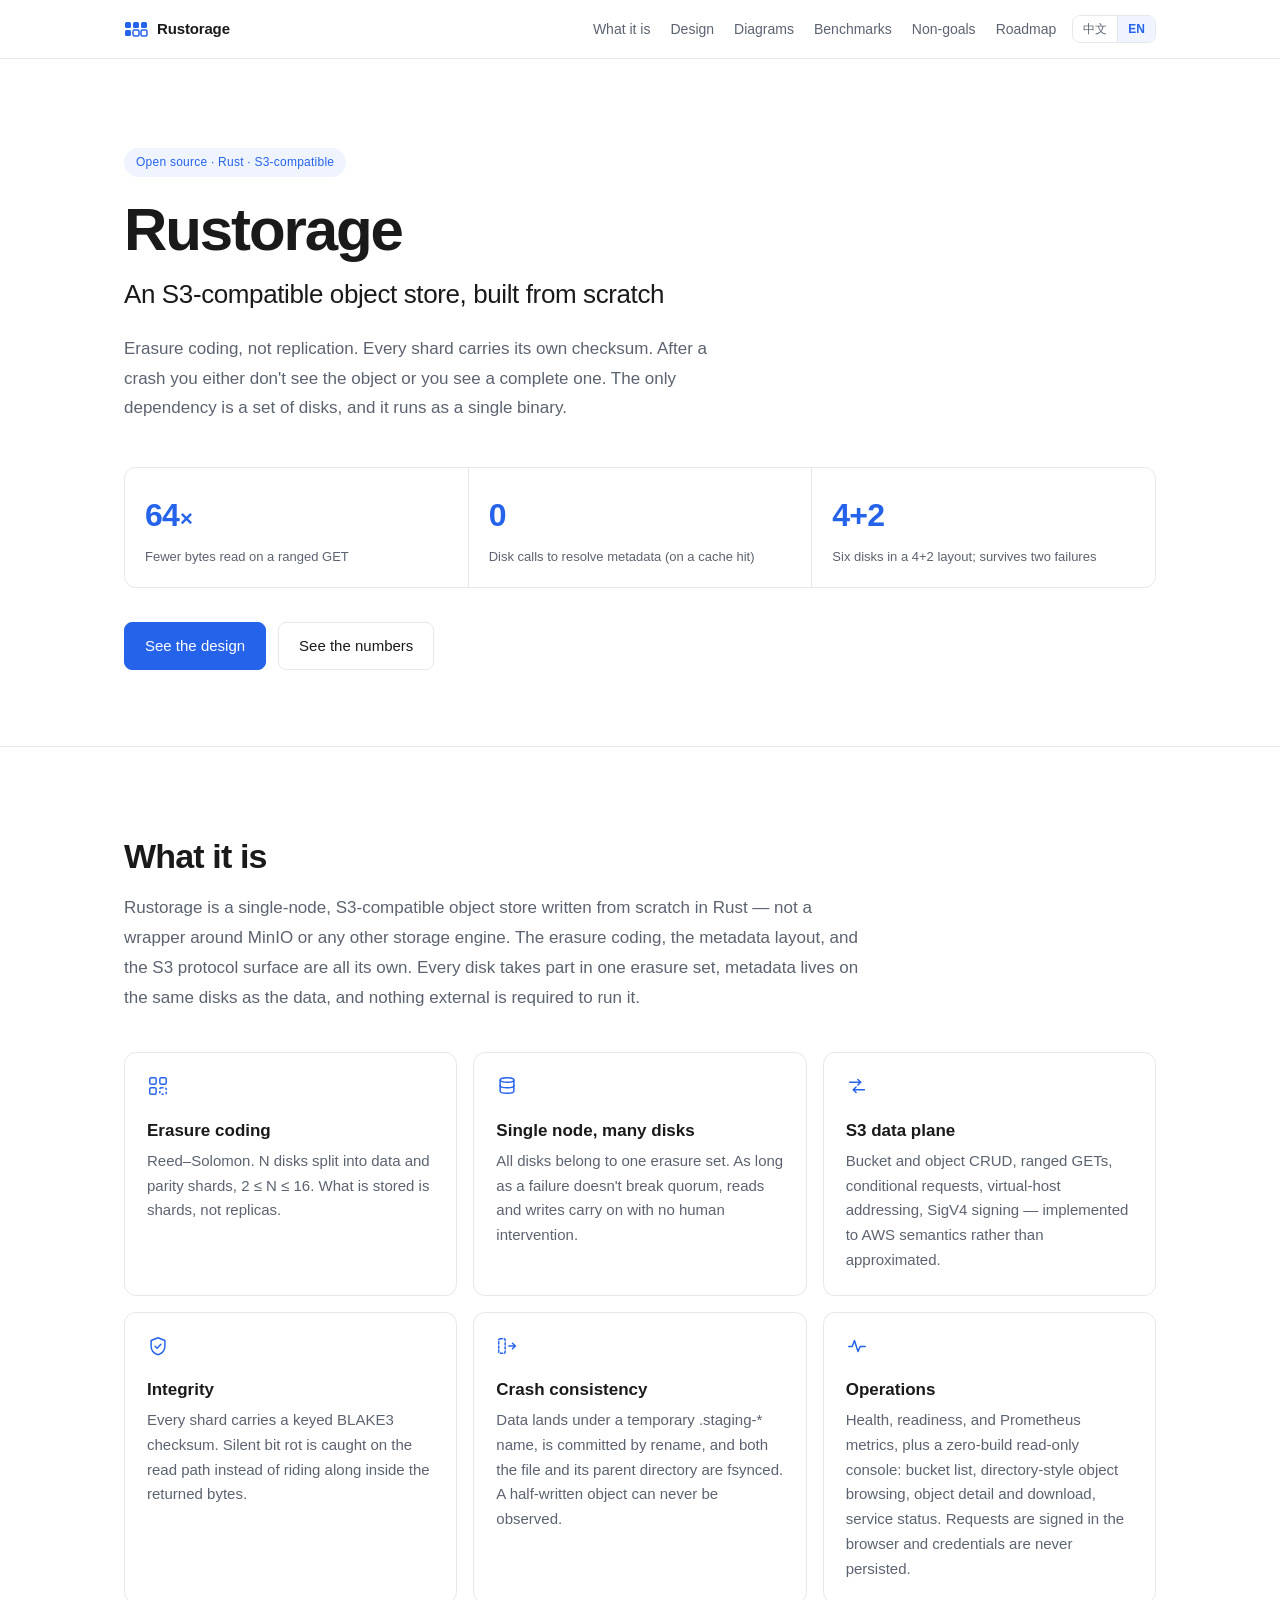
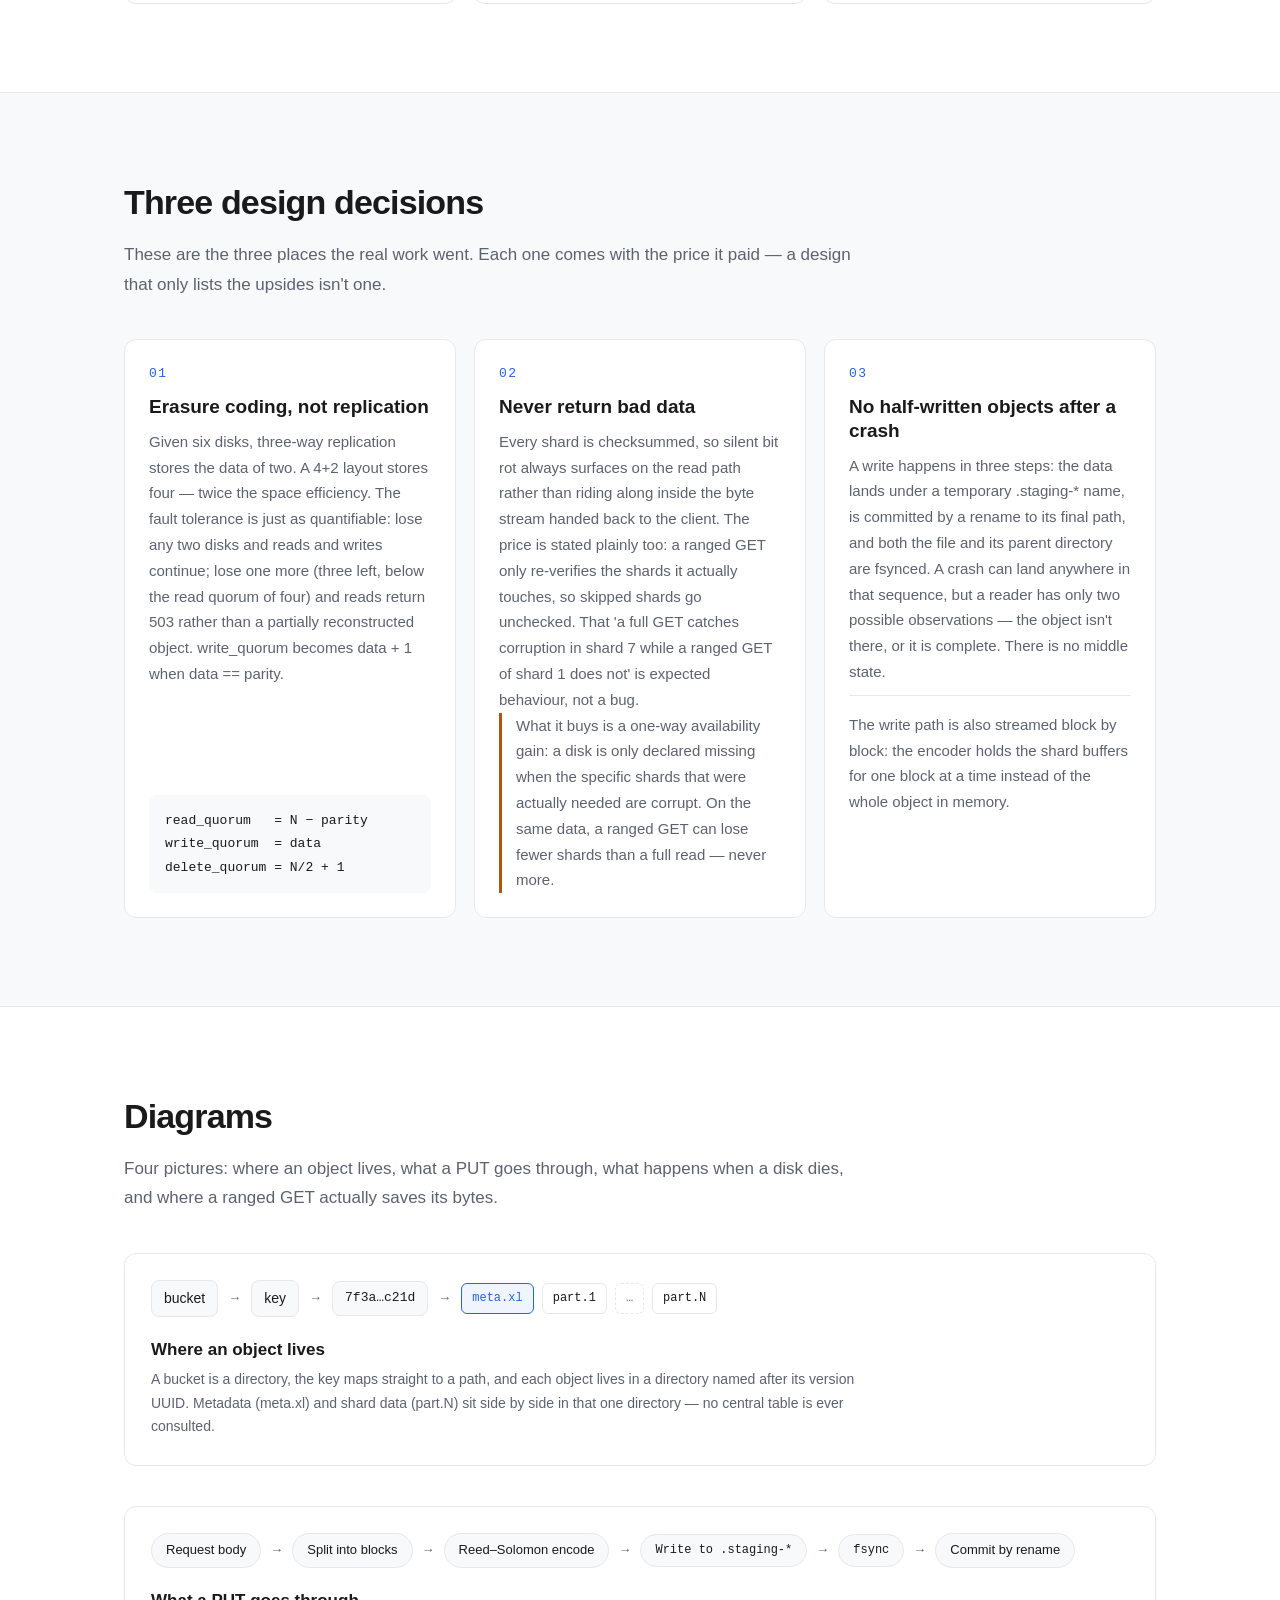
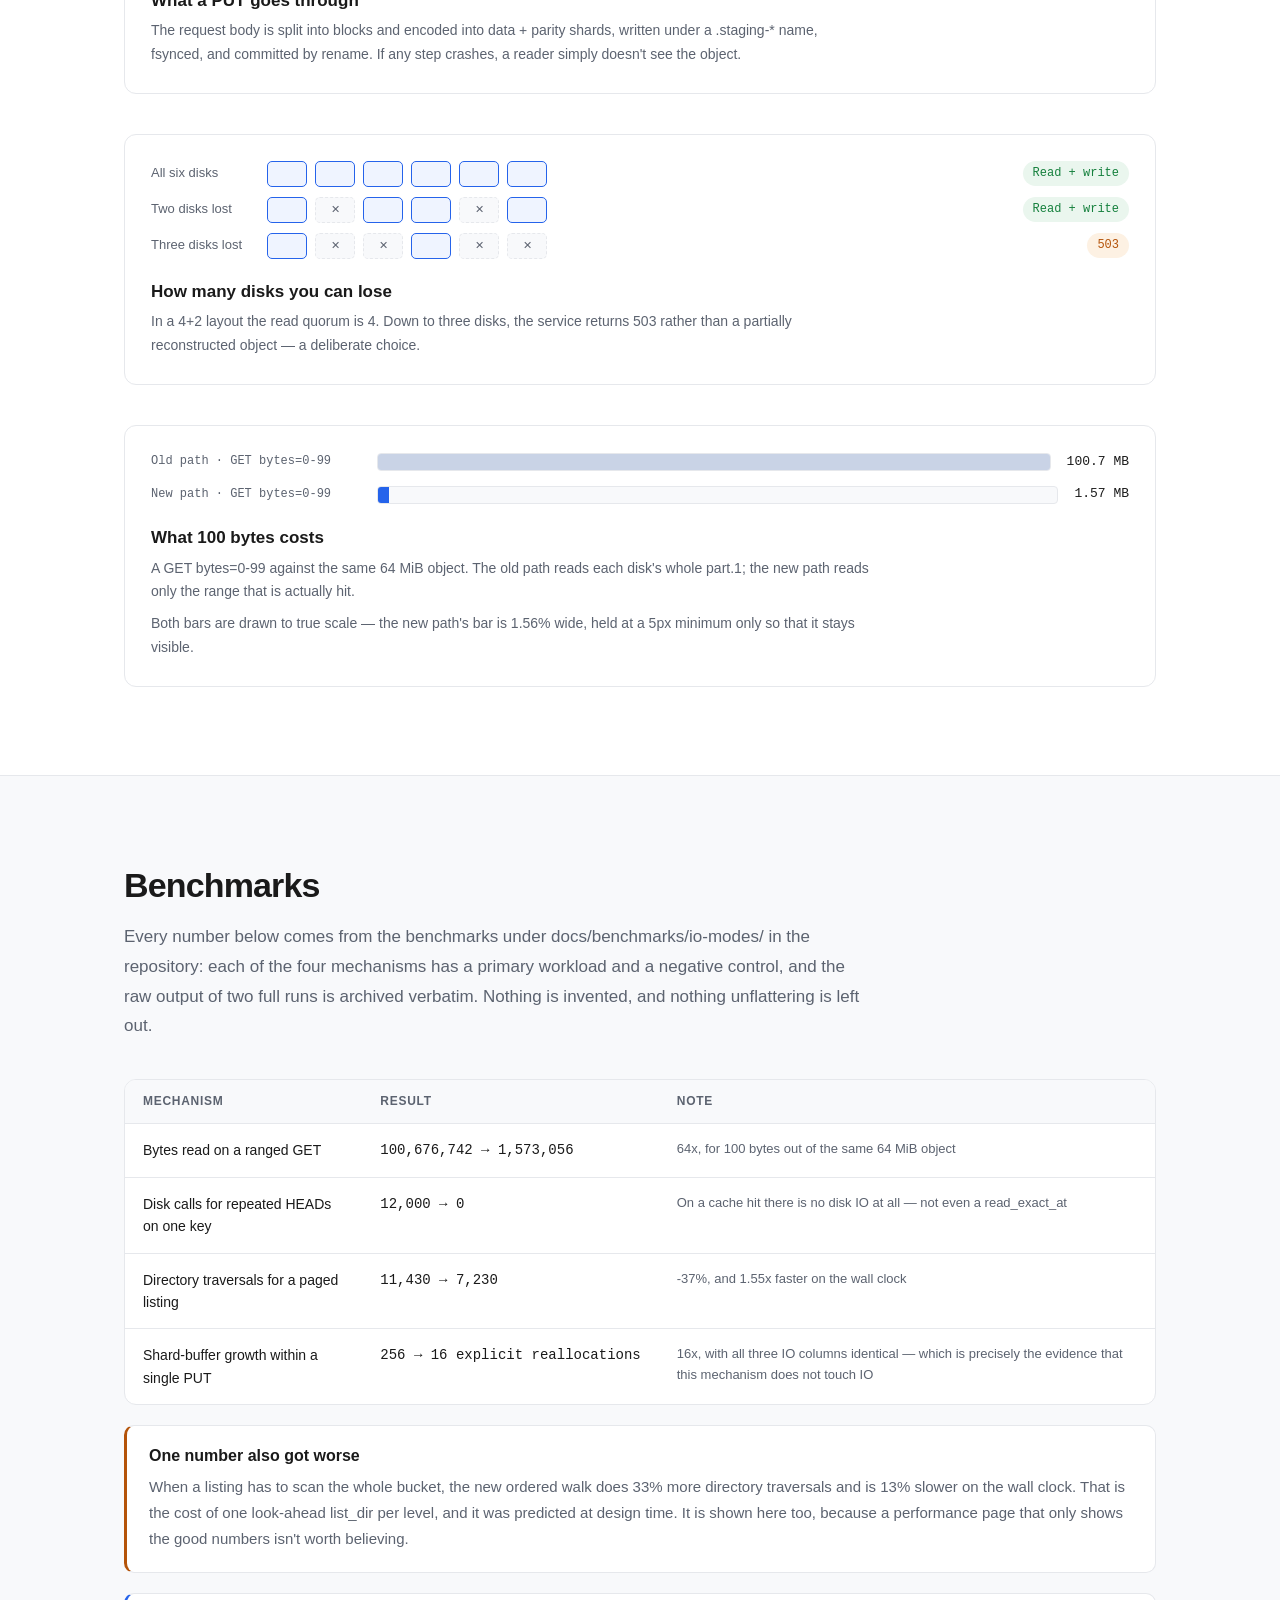
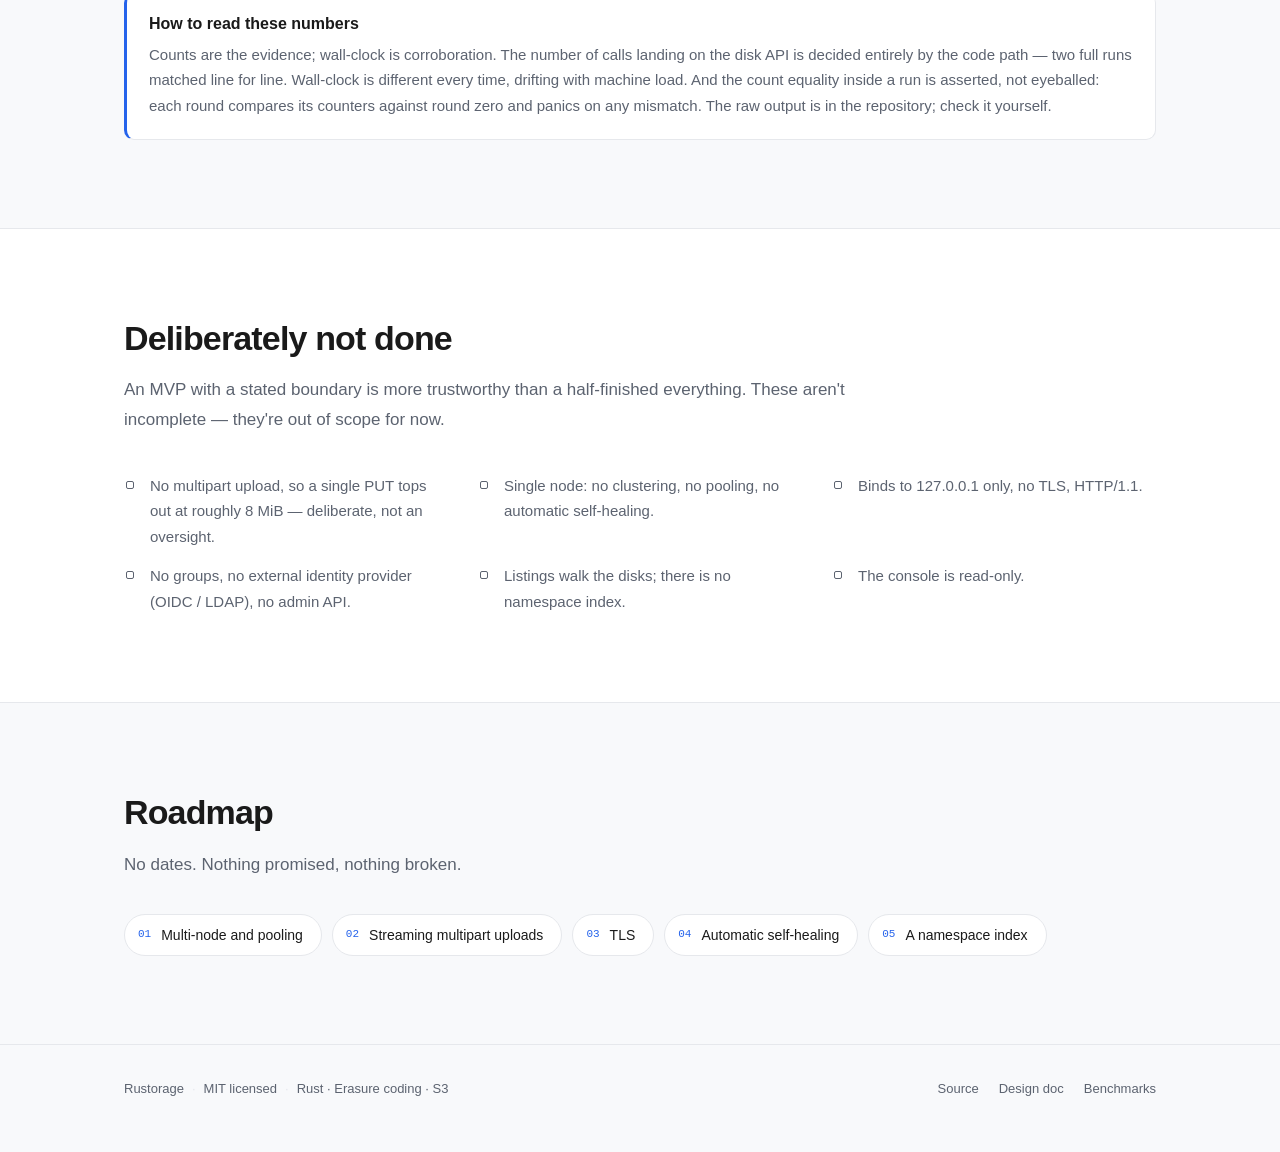
<file: website/index.html>
<!DOCTYPE html>
<html lang="zh-CN">
<head>
<meta charset="utf-8">
<meta name="viewport" content="width=device-width, initial-scale=1">
<title>Rustorage —— 从零实现的 S3 兼容纠删码对象存储</title>
<meta name="description" content="Rustorage 是一个用 Rust 从零实现的单节点 S3 兼容对象存储：纠删码而不是多副本，每份分片带校验和，崩溃之后看不到半成品。">
<meta property="og:type" content="website">
<meta property="og:title" content="Rustorage —— 从零实现的 S3 兼容纠删码对象存储">
<meta property="og:description" content="单节点、S3 兼容、纠删码对象存储。64× 更少的范围读字节，元数据缓存命中即零磁盘调用，六盘掉两块仍可读写。">
<link rel="icon" href="favicon.svg" type="image/svg+xml">
<link rel="stylesheet" href="assets/style.css">
<!-- 两个脚本都放在 head 且不 defer：i18n.js 只是赋值，app.js 在解析时就给 <html>
     打上 .js 类，进场动效的初始隐藏态才不会在首帧闪一下。真正的初始化挂在
     DOMContentLoaded 上。 -->
<script src="assets/i18n.js"></script>
<script src="assets/app.js"></script>
</head>
<body>

<a class="skip" href="#top" data-i18n="skip">跳到主内容</a>

<header class="topbar">
  <div class="wrap bar">
    <a class="brand" href="#top">
      <img src="assets/logo.svg" alt="" width="24" height="24">
      <span>Rustorage</span>
    </a>

    <button type="button" class="nav-toggle" id="navToggle" aria-expanded="false" aria-controls="siteNav">
      <span class="sr-only" data-i18n="nav.toggle">展开导航</span>
      <svg viewBox="0 0 24 24" aria-hidden="true" fill="none" stroke="currentColor" stroke-width="1.8" stroke-linecap="round">
        <path d="M4 7h16M4 12h16M4 17h16"/>
      </svg>
    </button>

    <nav class="nav" id="siteNav">
      <a href="#what" data-i18n="nav.what">它是什么</a>
      <a href="#design" data-i18n="nav.design">设计亮点</a>
      <a href="#diagrams" data-i18n="nav.diagrams">图解</a>
      <a href="#bench" data-i18n="nav.bench">性能数据</a>
      <a href="#scope" data-i18n="nav.scope">不做什么</a>
      <a href="#roadmap" data-i18n="nav.roadmap">路线图</a>
    </nav>

    <div class="lang">
      <button type="button" class="lang-btn" data-lang="zh" aria-pressed="true">中文</button>
      <button type="button" class="lang-btn" data-lang="en" aria-pressed="false">EN</button>
    </div>
  </div>
</header>

<main id="top">

  <!-- ── 首屏 ───────────────────────────────────────────────── -->
  <section class="hero">
    <div class="wrap">
      <p class="badge" data-i18n="hero.badge">开源 · Rust · S3 兼容</p>
      <h1>Rustorage</h1>
      <p class="tagline" data-i18n="hero.tagline">从零实现的 S3 兼容对象存储</p>
      <p class="hero-sub" data-i18n="hero.sub">纠删码，不是多副本。每份分片自带校验和。崩溃之后，你要么看不到这个对象，要么看到一个完整的它。全部依赖就是几块磁盘，跑起来是一个可执行文件。</p>

      <div class="stats">
        <div class="stat" data-reveal>
          <div class="stat-v"><span data-count-to="64">64</span><span class="stat-x">×</span></div>
          <div class="stat-l" data-i18n="hero.s1.label">范围读少读的字节</div>
        </div>
        <div class="stat" data-reveal>
          <div class="stat-v"><span data-count-to="0">0</span></div>
          <div class="stat-l" data-i18n="hero.s2.label">元数据解析的磁盘调用（缓存命中时）</div>
        </div>
        <div class="stat" data-reveal>
          <div class="stat-v">4+2</div>
          <div class="stat-l" data-i18n="hero.s3.label">六盘 4+2 配置，掉两块盘仍可读写</div>
        </div>
      </div>

      <p class="ctas">
        <a class="btn btn-primary" href="#design" data-i18n="hero.cta1">看设计</a>
        <a class="btn" href="#bench" data-i18n="hero.cta2">看性能数据</a>
      </p>
    </div>
  </section>

  <!-- ── 它是什么 ───────────────────────────────────────────── -->
  <section id="what" class="section" aria-labelledby="h-what">
    <div class="wrap">
      <h2 id="h-what" data-i18n="what.title">它是什么</h2>
      <p class="lead" data-i18n="what.lead">Rustorage 是一个单节点的 S3 兼容对象存储，用 Rust 从零写成。</p>

      <div class="grid grid-3">
        <article class="card" data-reveal>
          <svg class="ico" viewBox="0 0 24 24" aria-hidden="true" fill="none" stroke="currentColor" stroke-width="1.6" stroke-linejoin="round">
            <rect x="3" y="3" width="7" height="7" rx="1.5"/><rect x="14" y="3" width="7" height="7" rx="1.5"/>
            <rect x="3" y="14" width="7" height="7" rx="1.5"/>
            <rect x="14" y="14" width="7" height="7" rx="1.5" stroke-dasharray="2.5 2"/>
          </svg>
          <h3 data-i18n="what.c1.title">纠删码</h3>
          <p data-i18n="what.c1.body">Reed–Solomon。</p>
        </article>

        <article class="card" data-reveal>
          <svg class="ico" viewBox="0 0 24 24" aria-hidden="true" fill="none" stroke="currentColor" stroke-width="1.6" stroke-linecap="round" stroke-linejoin="round">
            <ellipse cx="12" cy="5.5" rx="7.5" ry="2.5"/>
            <path d="M4.5 5.5v6c0 1.4 3.4 2.5 7.5 2.5s7.5-1.1 7.5-2.5v-6"/>
            <path d="M4.5 11.5v6c0 1.4 3.4 2.5 7.5 2.5s7.5-1.1 7.5-2.5v-6"/>
          </svg>
          <h3 data-i18n="what.c2.title">单节点多盘</h3>
          <p data-i18n="what.c2.body">所有盘属于一个 erasure set。</p>
        </article>

        <article class="card" data-reveal>
          <svg class="ico" viewBox="0 0 24 24" aria-hidden="true" fill="none" stroke="currentColor" stroke-width="1.6" stroke-linecap="round" stroke-linejoin="round">
            <path d="M4 8h12"/><path d="M13 5l3 3-3 3"/>
            <path d="M20 16H8"/><path d="M11 13l-3 3 3 3"/>
          </svg>
          <h3 data-i18n="what.c3.title">S3 数据面</h3>
          <p data-i18n="what.c3.body">桶与对象的增删查列。</p>
        </article>

        <article class="card" data-reveal>
          <svg class="ico" viewBox="0 0 24 24" aria-hidden="true" fill="none" stroke="currentColor" stroke-width="1.6" stroke-linecap="round" stroke-linejoin="round">
            <path d="M12 3l7.5 3v6.2c0 4.3-3 7.9-7.5 9.3-4.5-1.4-7.5-5-7.5-9.3V6z"/>
            <path d="M8.8 12.2l2.2 2.2 4.2-4.4"/>
          </svg>
          <h3 data-i18n="what.c4.title">完整性</h3>
          <p data-i18n="what.c4.body">每份分片带一个 keyed BLAKE3 校验和。</p>
        </article>

        <article class="card" data-reveal>
          <svg class="ico" viewBox="0 0 24 24" aria-hidden="true" fill="none" stroke="currentColor" stroke-width="1.6" stroke-linecap="round" stroke-linejoin="round">
            <rect x="3" y="4" width="7" height="16" rx="1.5" stroke-dasharray="2.5 2"/>
            <path d="M14 12h7"/><path d="M18 9l3 3-3 3"/>
          </svg>
          <h3 data-i18n="what.c5.title">崩溃一致性</h3>
          <p data-i18n="what.c5.body">数据先落到 .staging-* 临时名。</p>
        </article>

        <article class="card" data-reveal>
          <svg class="ico" viewBox="0 0 24 24" aria-hidden="true" fill="none" stroke="currentColor" stroke-width="1.6" stroke-linecap="round" stroke-linejoin="round">
            <path d="M3 12.5h3.8l2.4-6.5 3.9 12 2.4-5.5H21"/>
          </svg>
          <h3 data-i18n="what.c6.title">运维面</h3>
          <p data-i18n="what.c6.body">健康检查、就绪探针、Prometheus 指标。</p>
        </article>
      </div>
    </div>
  </section>

  <!-- ── 三个设计取舍 ───────────────────────────────────────── -->
  <section id="design" class="section soft" aria-labelledby="h-design">
    <div class="wrap">
      <h2 id="h-design" data-i18n="design.title">三个设计取舍</h2>
      <p class="lead" data-i18n="design.lead">这三件事是真正花了心思的地方。</p>

      <div class="decisions">
        <article class="decision" data-reveal>
          <div class="dnum">01</div>
          <h3 data-i18n="design.1.title">纠删码，而不是多副本</h3>
          <p data-i18n="design.1.body">同样是 6 块盘。</p>
          <pre class="detail mono" data-i18n="design.1.detail">read_quorum  = N − parity</pre>
        </article>

        <article class="decision" data-reveal>
          <div class="dnum">02</div>
          <h3 data-i18n="design.2.title">绝不返回坏数据</h3>
          <p data-i18n="design.2.body">每份分片带校验和。</p>
          <p class="detail warnbox" data-i18n="design.2.detail">换来的是单向的可用性收益。</p>
        </article>

        <article class="decision" data-reveal>
          <div class="dnum">03</div>
          <h3 data-i18n="design.3.title">崩溃之后看不到半成品</h3>
          <p data-i18n="design.3.body">一次写入分三步。</p>
          <p class="detail" data-i18n="design.3.detail">而且写路径是逐块流式的。</p>
        </article>
      </div>
    </div>
  </section>

  <!-- ── 图解 ───────────────────────────────────────────────── -->
  <section id="diagrams" class="section" aria-labelledby="h-diagrams">
    <div class="wrap">
      <h2 id="h-diagrams" data-i18n="diagrams.title">设计图解</h2>
      <p class="lead" data-i18n="diagrams.lead">四张图，讲清对象放在哪。</p>

      <!-- 图一：三级寻址 -->
      <figure class="fig" data-reveal>
        <div class="chain">
          <span class="node">bucket</span>
          <span class="arw">→</span>
          <span class="node">key</span>
          <span class="arw">→</span>
          <span class="node mono">7f3a…c21d</span>
          <span class="arw">→</span>
          <span class="files">
            <span class="file meta">meta.xl</span>
            <span class="file">part.1</span>
            <span class="file dim">…</span>
            <span class="file">part.N</span>
          </span>
        </div>
        <figcaption>
          <h3 data-i18n="diagrams.addr.title">对象放在哪</h3>
          <p data-i18n="diagrams.addr.body">桶就是一个目录。</p>
        </figcaption>
      </figure>

      <!-- 图二：写路径 -->
      <figure class="fig" data-reveal>
        <div class="steps">
          <span class="step" data-i18n="diagrams.write.s1">请求体</span>
          <span class="arw">→</span>
          <span class="step" data-i18n="diagrams.write.s2">切块</span>
          <span class="arw">→</span>
          <span class="step" data-i18n="diagrams.write.s3">Reed–Solomon 编码</span>
          <span class="arw">→</span>
          <span class="step mono" data-i18n="diagrams.write.s4">.staging-* 写入</span>
          <span class="arw">→</span>
          <span class="step mono">fsync</span>
          <span class="arw">→</span>
          <span class="step" data-i18n="diagrams.write.s6">rename 提交</span>
        </div>
        <figcaption>
          <h3 data-i18n="diagrams.write.title">一次 PUT 经过什么</h3>
          <p data-i18n="diagrams.write.body">请求体被逐块切分。</p>
        </figcaption>
      </figure>

      <!-- 图三：掉盘矩阵 -->
      <figure class="fig" data-reveal>
        <div class="matrix">
          <div class="mrow">
            <span class="rlabel" data-i18n="diagrams.fault.r0">6 块全在</span>
            <span class="disks">
              <span class="d"></span><span class="d"></span><span class="d"></span>
              <span class="d"></span><span class="d"></span><span class="d"></span>
            </span>
            <span class="verdict ok" data-i18n="diagrams.fault.ok">可读写</span>
          </div>
          <div class="mrow">
            <span class="rlabel" data-i18n="diagrams.fault.r2">掉 2 块</span>
            <span class="disks">
              <span class="d"></span><span class="d dead"></span><span class="d"></span>
              <span class="d"></span><span class="d dead"></span><span class="d"></span>
            </span>
            <span class="verdict ok" data-i18n="diagrams.fault.ok">可读写</span>
          </div>
          <div class="mrow">
            <span class="rlabel" data-i18n="diagrams.fault.r3">掉 3 块</span>
            <span class="disks">
              <span class="d"></span><span class="d dead"></span><span class="d dead"></span>
              <span class="d"></span><span class="d dead"></span><span class="d dead"></span>
            </span>
            <span class="verdict bad">503</span>
          </div>
        </div>
        <figcaption>
          <h3 data-i18n="diagrams.fault.title">掉几块盘还能用</h3>
          <p data-i18n="diagrams.fault.body">4+2 布局下读 quorum 是 4。</p>
        </figcaption>
      </figure>

      <!-- 图四：范围读对比 -->
      <figure class="fig" data-reveal>
        <div class="bars">
          <div class="rbar-row">
            <span class="rbar-label" data-i18n="diagrams.range.old">旧路径 · GET bytes=0-99</span>
            <span class="rbar-track"><span class="rbar rbar-old"></span></span>
            <span class="rbar-val">100.7 MB</span>
          </div>
          <div class="rbar-row">
            <span class="rbar-label" data-i18n="diagrams.range.new">新路径 · GET bytes=0-99</span>
            <span class="rbar-track"><span class="rbar rbar-new"></span></span>
            <span class="rbar-val">1.57 MB</span>
          </div>
        </div>
        <figcaption>
          <h3 data-i18n="diagrams.range.title">取 100 字节要读多少</h3>
          <p data-i18n="diagrams.range.body">同一个 64 MiB 对象上的 GET bytes=0-99。</p>
          <p class="fig-note" data-i18n="diagrams.range.note">两根横条按真实比例绘制。</p>
        </figcaption>
      </figure>
    </div>
  </section>

  <!-- ── 性能数据 ───────────────────────────────────────────── -->
  <section id="bench" class="section soft" aria-labelledby="h-bench">
    <div class="wrap">
      <h2 id="h-bench" data-i18n="bench.title">性能数据</h2>
      <p class="lead" data-i18n="bench.lead">下面每个数字都来自仓库里的基准。</p>

      <div class="table-wrap">
        <table class="bench">
          <thead>
            <tr>
              <th scope="col" data-i18n="bench.th.metric">机制</th>
              <th scope="col" data-i18n="bench.th.result">结果</th>
              <th scope="col" data-i18n="bench.th.note">说明</th>
            </tr>
          </thead>
          <tbody>
            <tr>
              <td data-i18n="bench.r1.m">范围读少读的字节</td>
              <td class="val" data-i18n="bench.r1.v">100 676 742 → 1 573 056</td>
              <td class="dim" data-i18n="bench.r1.n">64×</td>
            </tr>
            <tr>
              <td data-i18n="bench.r2.m">同 key 重复 HEAD 的磁盘调用</td>
              <td class="val" data-i18n="bench.r2.v">12 000 → 0</td>
              <td class="dim" data-i18n="bench.r2.n">缓存命中即零磁盘 IO</td>
            </tr>
            <tr>
              <td data-i18n="bench.r3.m">分页列举的目录遍历</td>
              <td class="val" data-i18n="bench.r3.v">11 430 → 7 230</td>
              <td class="dim" data-i18n="bench.r3.n">−37%</td>
            </tr>
            <tr>
              <td data-i18n="bench.r4.m">单次 PUT 内复用分片缓冲</td>
              <td class="val" data-i18n="bench.r4.v">256 → 16 次显式扩容</td>
              <td class="dim" data-i18n="bench.r4.n">16×</td>
            </tr>
          </tbody>
        </table>
      </div>

      <div class="callout" data-reveal>
        <h3 data-i18n="bench.neg.title">也有一个数字是难看的</h3>
        <p data-i18n="bench.neg.body">当一次列举必须扫完整个桶时。</p>
      </div>

      <div class="callout plain" data-reveal>
        <h3 data-i18n="bench.how.title">怎么读这些数字</h3>
        <p data-i18n="bench.how.body">计数是主证据，墙钟是佐证。</p>
      </div>
    </div>
  </section>

  <!-- ── 刻意不做的事 ───────────────────────────────────────── -->
  <section id="scope" class="section" aria-labelledby="h-scope">
    <div class="wrap">
      <h2 id="h-scope" data-i18n="scope.title">刻意不做的事</h2>
      <p class="lead" data-i18n="scope.lead">有边界的 MVP 比没有边界的半成品可信。</p>

      <ul class="scopelist">
        <li data-i18n="scope.i1">不支持 multipart。</li>
        <li data-i18n="scope.i2">单节点。</li>
        <li data-i18n="scope.i3">只监听 127.0.0.1。</li>
        <li data-i18n="scope.i4">没有用户组。</li>
        <li data-i18n="scope.i5">列举走全盘遍历。</li>
        <li data-i18n="scope.i6">控制面板是只读的。</li>
      </ul>
    </div>
  </section>

  <!-- ── 路线图 ─────────────────────────────────────────────── -->
  <section id="roadmap" class="section soft" aria-labelledby="h-roadmap">
    <div class="wrap">
      <h2 id="h-roadmap" data-i18n="roadmap.title">路线图</h2>
      <p class="lead" data-i18n="roadmap.lead">没有日期。</p>

      <ol class="roadmaplist">
        <li data-i18n="roadmap.i1">多节点与池化</li>
        <li data-i18n="roadmap.i2">multipart 流式上传</li>
        <li data-i18n="roadmap.i3">TLS</li>
        <li data-i18n="roadmap.i4">自动自愈</li>
        <li data-i18n="roadmap.i5">命名空间索引</li>
      </ol>
    </div>
  </section>

</main>

<footer class="footer">
  <div class="wrap foot">
    <p class="foot-note">
      <span>Rustorage</span>
      <span class="sep">·</span>
      <span data-i18n="footer.license">MIT 许可</span>
      <span class="sep">·</span>
      <span data-i18n="footer.note">Rust · 纠删码 · S3</span>
    </p>
    <nav class="foot-links">
      <a href="https://github.com/yyyCode/Rustorage" data-i18n="footer.repo">源码</a>
      <a href="https://github.com/yyyCode/Rustorage/blob/main/docs/DESIGN.md" data-i18n="footer.docs">设计文档</a>
      <a href="https://github.com/yyyCode/Rustorage/tree/main/docs/benchmarks" data-i18n="footer.benchmarks">基准数据</a>
    </nav>
  </div>
</footer>

</body>
</html>
</file>
<file: website/assets/style.css>
/* Rustorage 官网的全部样式。
 *
 * 硬约束（改了会破）：没有内联 style=，没有 <style> 块，没有外部字体，
 * 没有一个位图。所有图形都是这里的 CSS 盒子 + 内联 SVG 画的。
 * 令牌集中在下面这一段，改色改字号只应该动它。
 */

:root {
  /* 色板 —— 亮色文档风（规格 §4） */
  --bg: #ffffff;
  --bg-soft: #f8f9fb;
  --text: #1a1a1a;
  --text-dim: #5c6370;
  --line: #e6e8ec;
  --accent: #2563eb;
  --accent-soft: #eff4ff;
  --ok: #15803d;
  --ok-soft: #eaf6ee;
  --warn: #b45309;
  --warn-soft: #fdf1e3;

  /* 字号刻度：13 / 15 / 17 / 22 / 32 / 48，不散落魔法数字 */
  --fs-xs: 13px;
  --fs-sm: 15px;
  --fs-md: 17px;
  --fs-lg: 22px;
  --fs-xl: 32px;
  --fs-2xl: 48px;

  --sans: -apple-system, BlinkMacSystemFont, "Segoe UI", "PingFang SC",
    "Hiragino Sans GB", "Microsoft YaHei", Roboto, Helvetica, Arial, sans-serif;
  --mono: ui-monospace, SFMono-Regular, "Cascadia Mono", Consolas,
    "Liberation Mono", Menlo, monospace;

  --radius: 12px;
  --wrap: 1080px;
}

/* ── 基础 ──────────────────────────────────────────────────── */

*, *::before, *::after { box-sizing: border-box; }

html { -webkit-text-size-adjust: 100%; scroll-behavior: smooth; }

body {
  margin: 0;
  background: var(--bg);
  color: var(--text);
  font-family: var(--sans);
  font-size: var(--fs-md);
  line-height: 1.6;
  -webkit-font-smoothing: antialiased;
}

h1, h2, h3 { margin: 0; font-weight: 600; line-height: 1.25; }
p { margin: 0; }
img { display: block; max-width: 100%; }
pre { margin: 0; }
table { border-collapse: collapse; }

a { color: var(--accent); }

:focus-visible {
  outline: 2px solid var(--accent);
  outline-offset: 2px;
  border-radius: 4px;
}

.wrap {
  max-width: var(--wrap);
  margin: 0 auto;
  padding: 0 24px;
}

.sr-only {
  position: absolute;
  width: 1px; height: 1px;
  padding: 0; margin: -1px;
  overflow: hidden;
  clip: rect(0, 0, 0, 0);
  white-space: nowrap;
  border: 0;
}

.skip {
  position: absolute;
  left: -9999px;
  top: 0;
  z-index: 100;
  padding: 10px 16px;
  background: var(--accent);
  color: #fff;
  font-size: var(--fs-sm);
  border-radius: 0 0 8px 0;
  text-decoration: none;
}
.skip:focus { left: 0; }

/* ── 顶栏 ──────────────────────────────────────────────────── */

.topbar {
  position: sticky;
  top: 0;
  z-index: 20;
  background: rgba(255, 255, 255, 0.88);
  -webkit-backdrop-filter: saturate(180%) blur(12px);
  backdrop-filter: saturate(180%) blur(12px);
  border-bottom: 1px solid var(--line);
}

.bar {
  position: relative;
  display: flex;
  align-items: center;
  gap: 16px;
  min-height: 58px;
}

.brand {
  display: flex;
  align-items: center;
  gap: 9px;
  color: var(--text);
  text-decoration: none;
  font-weight: 600;
  font-size: var(--fs-sm);
  letter-spacing: -0.01em;
}

.nav {
  display: flex;
  align-items: center;
  gap: 20px;
  margin-left: auto;
}

.nav a {
  color: var(--text-dim);
  text-decoration: none;
  font-size: 14px;
  white-space: nowrap;
}
.nav a:hover { color: var(--accent); }

.nav-toggle {
  display: none;
  margin-left: auto;
  padding: 6px;
  border: 0;
  background: none;
  color: var(--text);
  cursor: pointer;
}
.nav-toggle svg { width: 22px; height: 22px; display: block; }

.lang {
  display: flex;
  border: 1px solid var(--line);
  border-radius: 8px;
  overflow: hidden;
  flex: none;
}

.lang-btn {
  padding: 5px 10px;
  border: 0;
  background: none;
  color: var(--text-dim);
  font-family: inherit;
  font-size: 12px;
  line-height: 1.4;
  cursor: pointer;
}
.lang-btn + .lang-btn { border-left: 1px solid var(--line); }
.lang-btn:hover { color: var(--accent); }
.lang-btn.is-on {
  background: var(--accent-soft);
  color: var(--accent);
  font-weight: 600;
}

/* ── 首屏 ──────────────────────────────────────────────────── */

.hero {
  padding: 88px 0 76px;
  border-bottom: 1px solid var(--line);
}

.badge {
  display: inline-block;
  padding: 5px 12px;
  border-radius: 999px;
  background: var(--accent-soft);
  color: var(--accent);
  font-size: 12px;
  letter-spacing: 0.02em;
}

.hero h1 {
  margin-top: 22px;
  font-size: clamp(38px, 7vw, 60px);
  letter-spacing: -0.035em;
  line-height: 1.02;
}

.tagline {
  margin-top: 14px;
  font-size: clamp(19px, 3vw, 26px);
  font-weight: 500;
  letter-spacing: -0.015em;
  max-width: 720px;
}

.hero-sub {
  margin-top: 18px;
  max-width: 620px;
  font-size: var(--fs-md);
  line-height: 1.75;
  color: var(--text-dim);
}

.stats {
  display: grid;
  grid-template-columns: repeat(3, 1fr);
  gap: 1px;
  margin-top: 44px;
  background: var(--line);
  border: 1px solid var(--line);
  border-radius: var(--radius);
  overflow: hidden;
}

.stat { background: var(--bg); padding: 22px 20px 20px; }

.stat-v {
  font-size: var(--fs-xl);
  font-weight: 600;
  letter-spacing: -0.025em;
  color: var(--accent);
  font-variant-numeric: tabular-nums;
}
.stat-x { font-size: var(--fs-lg); margin-left: 1px; }

.stat-l {
  margin-top: 6px;
  font-size: var(--fs-xs);
  line-height: 1.5;
  color: var(--text-dim);
}

.ctas {
  display: flex;
  flex-wrap: wrap;
  gap: 12px;
  margin-top: 34px;
}

.btn {
  display: inline-block;
  padding: 11px 20px;
  border: 1px solid var(--line);
  border-radius: 8px;
  background: var(--bg);
  color: var(--text);
  font-size: var(--fs-sm);
  font-weight: 500;
  text-decoration: none;
  transition: border-color 0.15s ease, color 0.15s ease;
}
.btn:hover { border-color: var(--accent); color: var(--accent); }

.btn-primary {
  background: var(--accent);
  border-color: var(--accent);
  color: #fff;
}
.btn-primary:hover { color: #fff; opacity: 0.92; }

/* ── 区块 ──────────────────────────────────────────────────── */

.section {
  padding: 88px 0;
  border-bottom: 1px solid var(--line);
}
.section:last-of-type { border-bottom: 0; }
.section.soft { background: var(--bg-soft); }

.section h2 {
  font-size: clamp(26px, 4vw, 34px);
  letter-spacing: -0.025em;
}

.lead {
  margin-top: 16px;
  max-width: 740px;
  font-size: var(--fs-md);
  line-height: 1.75;
  color: var(--text-dim);
}

/* ── 能力格 ────────────────────────────────────────────────── */

.grid-3 {
  display: grid;
  grid-template-columns: repeat(auto-fit, minmax(min(262px, 100%), 1fr));
  gap: 16px;
  margin-top: 40px;
}

.card {
  padding: 22px;
  border: 1px solid var(--line);
  border-radius: var(--radius);
  background: var(--bg);
  transition: border-color 0.15s ease, box-shadow 0.15s ease;
}
.card:hover {
  border-color: #d6dae2;
  box-shadow: 0 6px 20px rgba(20, 30, 60, 0.05);
}
.card h3 { margin-top: 14px; font-size: var(--fs-md); }
.card p { margin-top: 8px; font-size: var(--fs-sm); line-height: 1.65; color: var(--text-dim); }

.ico { width: 22px; height: 22px; color: var(--accent); }

/* ── 三个设计取舍 ──────────────────────────────────────────── */

.decisions {
  display: grid;
  grid-template-columns: repeat(auto-fit, minmax(min(310px, 100%), 1fr));
  gap: 18px;
  margin-top: 40px;
}

.decision {
  display: flex;
  flex-direction: column;
  padding: 24px;
  border: 1px solid var(--line);
  border-radius: var(--radius);
  background: var(--bg);
}

.dnum {
  font-family: var(--mono);
  font-size: var(--fs-xs);
  letter-spacing: 0.12em;
  color: var(--accent);
}

.decision h3 { margin-top: 10px; font-size: 19px; }
.decision p { margin-top: 10px; font-size: var(--fs-sm); line-height: 1.72; color: var(--text-dim); }

/* `margin-top: auto` 把这块顶到卡片底部：三张卡的「代价」文字于是对齐 */
.detail {
  margin: auto 0 0;
  padding-top: 16px;
  border-top: 1px solid var(--line);
  font-size: 14px;
  line-height: 1.7;
  color: var(--text-dim);
}

.detail.mono {
  margin-top: auto;
  padding: 14px 16px;
  border: 0;
  border-radius: 8px;
  background: var(--bg-soft);
  color: var(--text);
  font-family: var(--mono);
  font-size: var(--fs-xs);
  line-height: 1.8;
  white-space: pre;
  overflow-x: auto;
}

.detail.warnbox {
  margin-top: auto;
  padding: 0 0 0 14px;
  border-top: 0;
  border-left: 3px solid var(--warn);
}

/* ── 图解 ──────────────────────────────────────────────────── */

.fig {
  margin: 40px 0 0;
  padding: 26px;
  border: 1px solid var(--line);
  border-radius: var(--radius);
  background: var(--bg);
}

.fig figcaption h3 { font-size: var(--fs-md); }
.fig figcaption p {
  margin-top: 8px;
  max-width: 720px;
  font-size: 14px;
  line-height: 1.7;
  color: var(--text-dim);
}

.chain {
  display: flex;
  flex-wrap: wrap;
  align-items: center;
  gap: 10px;
  margin-bottom: 22px;
  font-size: 14px;
}

.node {
  padding: 6px 12px;
  border: 1px solid var(--line);
  border-radius: 8px;
  background: var(--bg-soft);
  font-weight: 500;
}
.node.mono { font-family: var(--mono); font-size: var(--fs-xs); font-weight: 400; }

.arw { color: var(--text-dim); font-size: var(--fs-xs); }

.files { display: flex; flex-wrap: wrap; gap: 8px; }

.file {
  padding: 5px 10px;
  border: 1px solid var(--line);
  border-radius: 6px;
  background: var(--bg);
  font-family: var(--mono);
  font-size: 12px;
}
.file.meta {
  border-color: var(--accent);
  background: var(--accent-soft);
  color: var(--accent);
}
.file.dim { border-style: dashed; color: var(--text-dim); }

.steps {
  display: flex;
  flex-wrap: wrap;
  align-items: center;
  gap: 9px;
  margin-bottom: 22px;
  font-size: var(--fs-xs);
}

.step {
  padding: 6px 14px;
  border: 1px solid var(--line);
  border-radius: 999px;
  background: var(--bg-soft);
  white-space: nowrap;
}
.step.mono { font-family: var(--mono); font-size: 12px; }

.matrix { display: grid; gap: 10px; margin-bottom: 22px; }

.mrow {
  display: grid;
  grid-template-columns: 100px 1fr auto;
  align-items: center;
  gap: 16px;
}

.rlabel { font-size: var(--fs-xs); color: var(--text-dim); }

.disks { display: flex; gap: 8px; flex-wrap: wrap; }

.d {
  width: 40px;
  height: 26px;
  border: 1.5px solid var(--accent);
  border-radius: 5px;
  background: var(--accent-soft);
}
.d.dead {
  position: relative;
  border: 1.5px dashed var(--line);
  background: var(--bg-soft);
}
.d.dead::after {
  content: "✕";
  position: absolute;
  inset: 0;
  display: flex;
  align-items: center;
  justify-content: center;
  font-size: 11px;
  color: var(--text-dim);
}

.verdict {
  padding: 3px 10px;
  border-radius: 999px;
  font-family: var(--mono);
  font-size: 12px;
  white-space: nowrap;
}
.verdict.ok { background: var(--ok-soft); color: var(--ok); }
.verdict.bad { background: var(--warn-soft); color: var(--warn); }

/* 注意：这一族类名以 `rbar-` 开头。顶栏那一行用的是 `.bar`，
   两边不要互相蹭——这里曾经叫 `.bar`，把顶栏的 flex 布局覆盖掉了。 */
.bars { display: grid; gap: 12px; margin-bottom: 22px; }

.rbar-row {
  display: grid;
  grid-template-columns: 210px 1fr auto;
  align-items: center;
  gap: 16px;
}

.rbar-label { font-family: var(--mono); font-size: 12px; color: var(--text-dim); }

.rbar-track {
  height: 18px;
  border: 1px solid var(--line);
  border-radius: 4px;
  background: var(--bg-soft);
  overflow: hidden;
}

.rbar { display: block; height: 100%; }
.rbar-old { width: 100%; background: #c9d3e6; }
/* 按真实比例：1.573056 / 100.676742 ≈ 1.563%。留 5px 最小宽度只为看得见。 */
.rbar-new { width: 1.563%; min-width: 5px; background: var(--accent); }

.rbar-val {
  font-family: var(--mono);
  font-size: var(--fs-xs);
  font-variant-numeric: tabular-nums;
  white-space: nowrap;
}

.fig-note {
  margin-top: 14px;
  font-size: 12px;
  color: var(--text-dim);
}

/* ── 性能表 ────────────────────────────────────────────────── */

.table-wrap {
  margin-top: 38px;
  border: 1px solid var(--line);
  border-radius: var(--radius);
  background: var(--bg);
  overflow-x: auto;
}

.bench { width: 100%; font-size: 14px; }

.bench th {
  padding: 12px 18px;
  background: var(--bg-soft);
  border-bottom: 1px solid var(--line);
  text-align: left;
  font-size: 12px;
  font-weight: 600;
  letter-spacing: 0.06em;
  text-transform: uppercase;
  color: var(--text-dim);
}

.bench td {
  padding: 15px 18px;
  border-bottom: 1px solid var(--line);
  vertical-align: top;
}
.bench tbody tr:last-child td { border-bottom: 0; }

.bench td.val {
  font-family: var(--mono);
  font-variant-numeric: tabular-nums;
  font-weight: 500;
  white-space: nowrap;
}
.bench td.dim { font-size: var(--fs-xs); color: var(--text-dim); }

.callout {
  margin-top: 20px;
  padding: 20px 22px;
  border: 1px solid var(--line);
  border-left: 3px solid var(--warn);
  border-radius: 10px;
  background: var(--bg);
}
.callout.plain { border-left-color: var(--accent); }
.callout h3 { font-size: 16px; }
.callout p {
  margin-top: 8px;
  font-size: var(--fs-sm);
  line-height: 1.72;
  color: var(--text-dim);
}

/* ── 边界与路线图 ──────────────────────────────────────────── */

.scopelist {
  display: grid;
  grid-template-columns: repeat(auto-fit, minmax(min(300px, 100%), 1fr));
  gap: 14px 30px;
  margin: 38px 0 0;
  padding: 0;
  list-style: none;
}

.scopelist li {
  position: relative;
  padding-left: 26px;
  font-size: var(--fs-sm);
  line-height: 1.7;
  color: var(--text-dim);
}
.scopelist li::before {
  content: "";
  position: absolute;
  left: 2px;
  top: 8px;
  width: 8px;
  height: 8px;
  border: 1.5px solid var(--text-dim);
  border-radius: 2px;
}

.roadmaplist {
  display: flex;
  flex-wrap: wrap;
  gap: 10px;
  margin: 34px 0 0;
  padding: 0;
  list-style: none;
  counter-reset: rm;
}

.roadmaplist li {
  display: flex;
  align-items: center;
  gap: 10px;
  padding: 9px 18px 9px 13px;
  border: 1px solid var(--line);
  border-radius: 999px;
  background: var(--bg);
  font-size: 14px;
  counter-increment: rm;
}
.roadmaplist li::before {
  content: counter(rm, decimal-leading-zero);
  font-family: var(--mono);
  font-size: 11px;
  color: var(--accent);
}

/* ── 页脚 ──────────────────────────────────────────────────── */

.footer {
  padding: 34px 0 52px;
  background: var(--bg-soft);
  border-top: 1px solid var(--line);
}

.foot {
  display: flex;
  flex-wrap: wrap;
  align-items: center;
  justify-content: space-between;
  gap: 16px;
}

.foot-note {
  display: flex;
  flex-wrap: wrap;
  align-items: center;
  gap: 8px;
  font-size: var(--fs-xs);
  color: var(--text-dim);
}
.foot-note .sep { color: var(--line); }

.foot-links { display: flex; flex-wrap: wrap; gap: 20px; font-size: var(--fs-xs); }
.foot-links a { color: var(--text-dim); text-decoration: none; }
.foot-links a:hover { color: var(--accent); }

/* ── 进场动效 ──────────────────────────────────────────────
   初始隐藏态挂在 `html.js` 下：脚本没跑起来时（file:// 下被拦、JS 关掉），
   `[data-reveal]` 就是普通可见元素，绝不会留下一张白页。 */

html.js [data-reveal] {
  opacity: 0;
  transform: translateY(14px);
  transition: opacity 0.5s cubic-bezier(0.2, 0.7, 0.3, 1),
              transform 0.5s cubic-bezier(0.2, 0.7, 0.3, 1);
}
html.js [data-reveal].is-in { opacity: 1; transform: none; }

@media (prefers-reduced-motion: reduce) {
  html { scroll-behavior: auto; }
  html.js [data-reveal] { opacity: 1; transform: none; transition: none; }
  *, *::before, *::after { transition: none !important; animation: none !important; }
}

/* ── 响应式 ────────────────────────────────────────────────── */

@media (max-width: 720px) {
  .wrap { padding: 0 18px; }

  .nav-toggle { display: block; }

  /* 折叠后的导航变成顶栏下面的一块面板 */
  .nav {
    display: none;
    position: absolute;
    top: calc(100% + 1px);
    left: 0;
    right: 0;
    flex-direction: column;
    align-items: stretch;
    gap: 0;
    margin: 0;
    padding: 4px 18px 10px;
    background: var(--bg);
    border: 1px solid var(--line);
    border-top: 0;
    border-radius: 0 0 var(--radius) var(--radius);
    box-shadow: 0 12px 24px rgba(20, 30, 60, 0.07);
  }
  .nav.is-open { display: flex; }
  .nav a { padding: 12px 0; font-size: var(--fs-sm); border-bottom: 1px solid var(--line); }
  .nav a:last-child { border-bottom: 0; }

  .lang { margin-left: 8px; }

  .hero { padding: 62px 0 56px; }
  .section { padding: 62px 0; }

  .stats { grid-template-columns: 1fr; margin-top: 36px; }

  .fig { padding: 20px; }

  .mrow { grid-template-columns: 88px 1fr auto; gap: 10px; }
  .d { width: 30px; height: 22px; }

  .rbar-row { grid-template-columns: 1fr auto; gap: 6px 12px; }
  .rbar-label { grid-column: 1 / -1; }
}

@media (max-width: 480px) {
  .hero h1 { font-size: 34px; }
  .tagline { font-size: 18px; }
  .stat-v { font-size: 26px; }
  .stat-x { font-size: 18px; }

  .chain, .steps { font-size: 12px; }
  .file { font-size: 11px; }
  .d { width: 24px; height: 18px; }
  .mrow { grid-template-columns: 1fr auto; }
  .rlabel { grid-column: 1 / -1; }

  /* 表格改成横向滚动，不挤成三行字 */
  .bench { min-width: 560px; }
}
</file>
